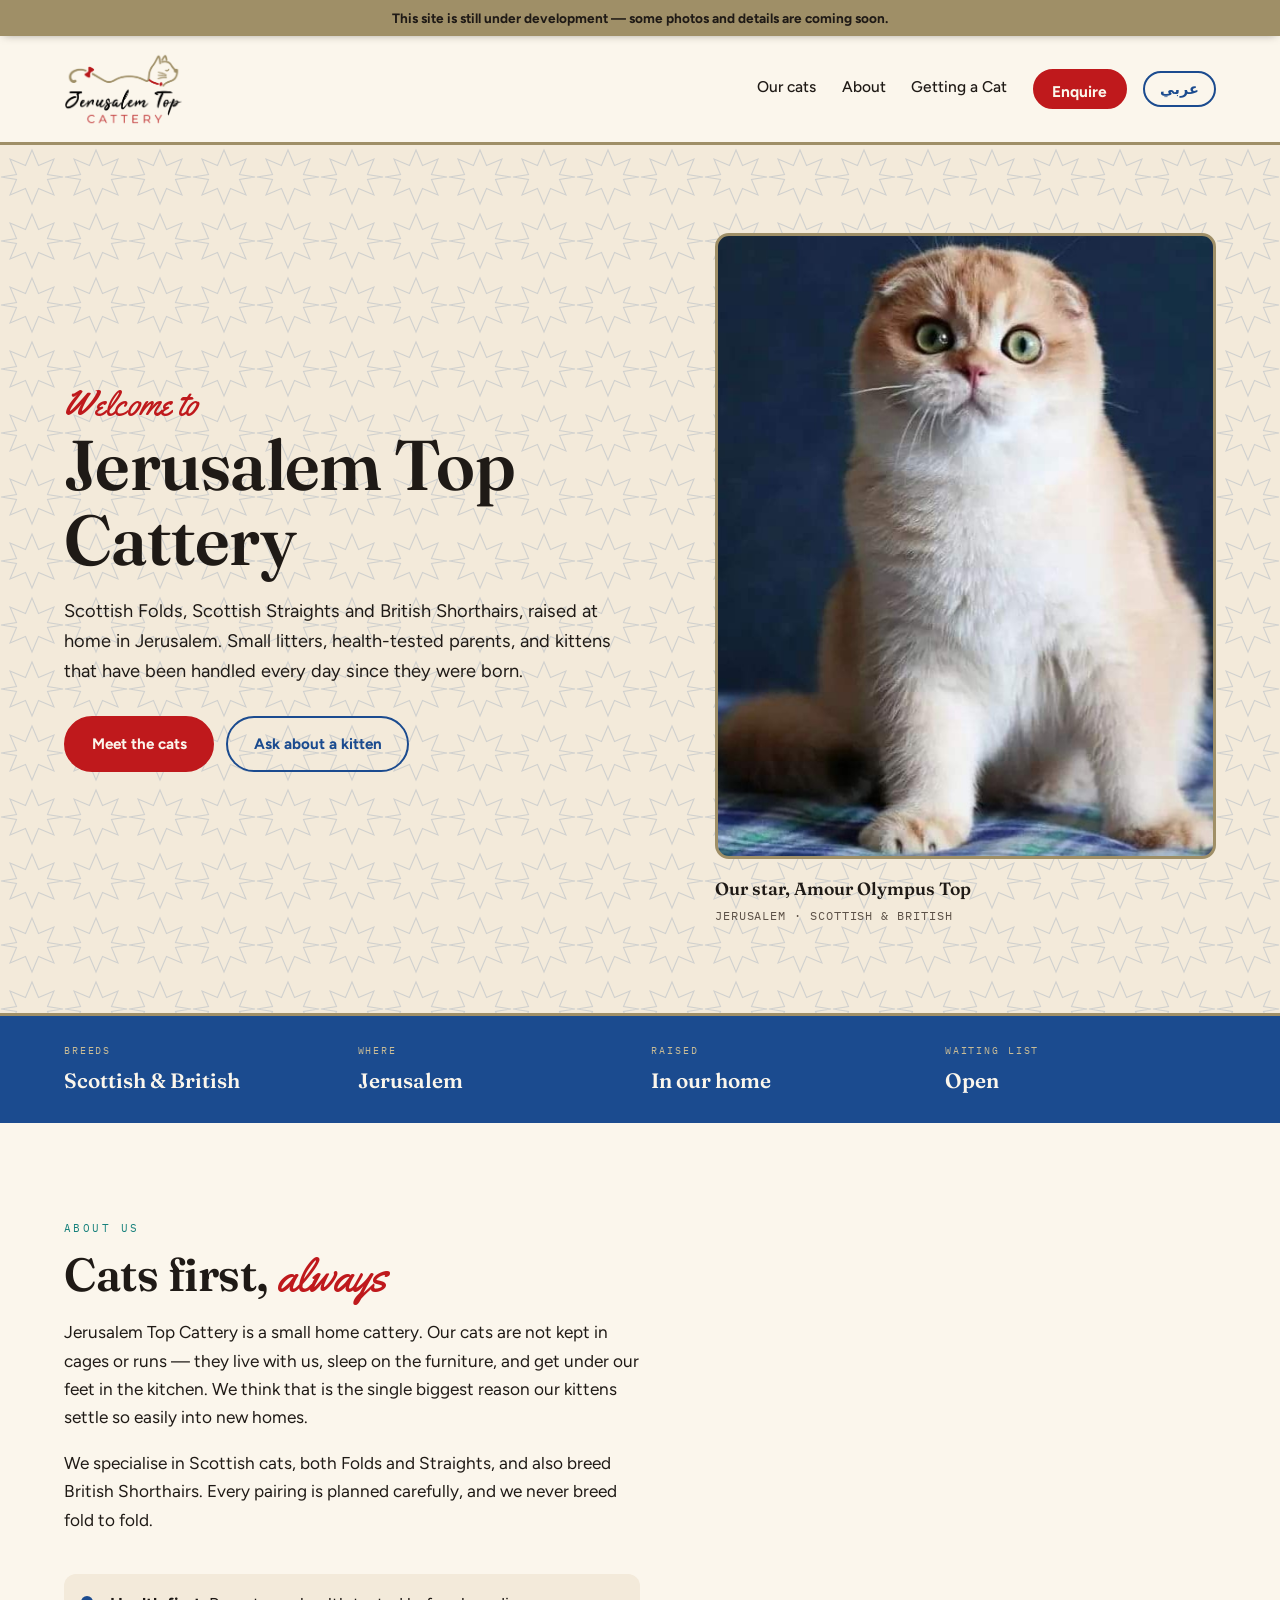
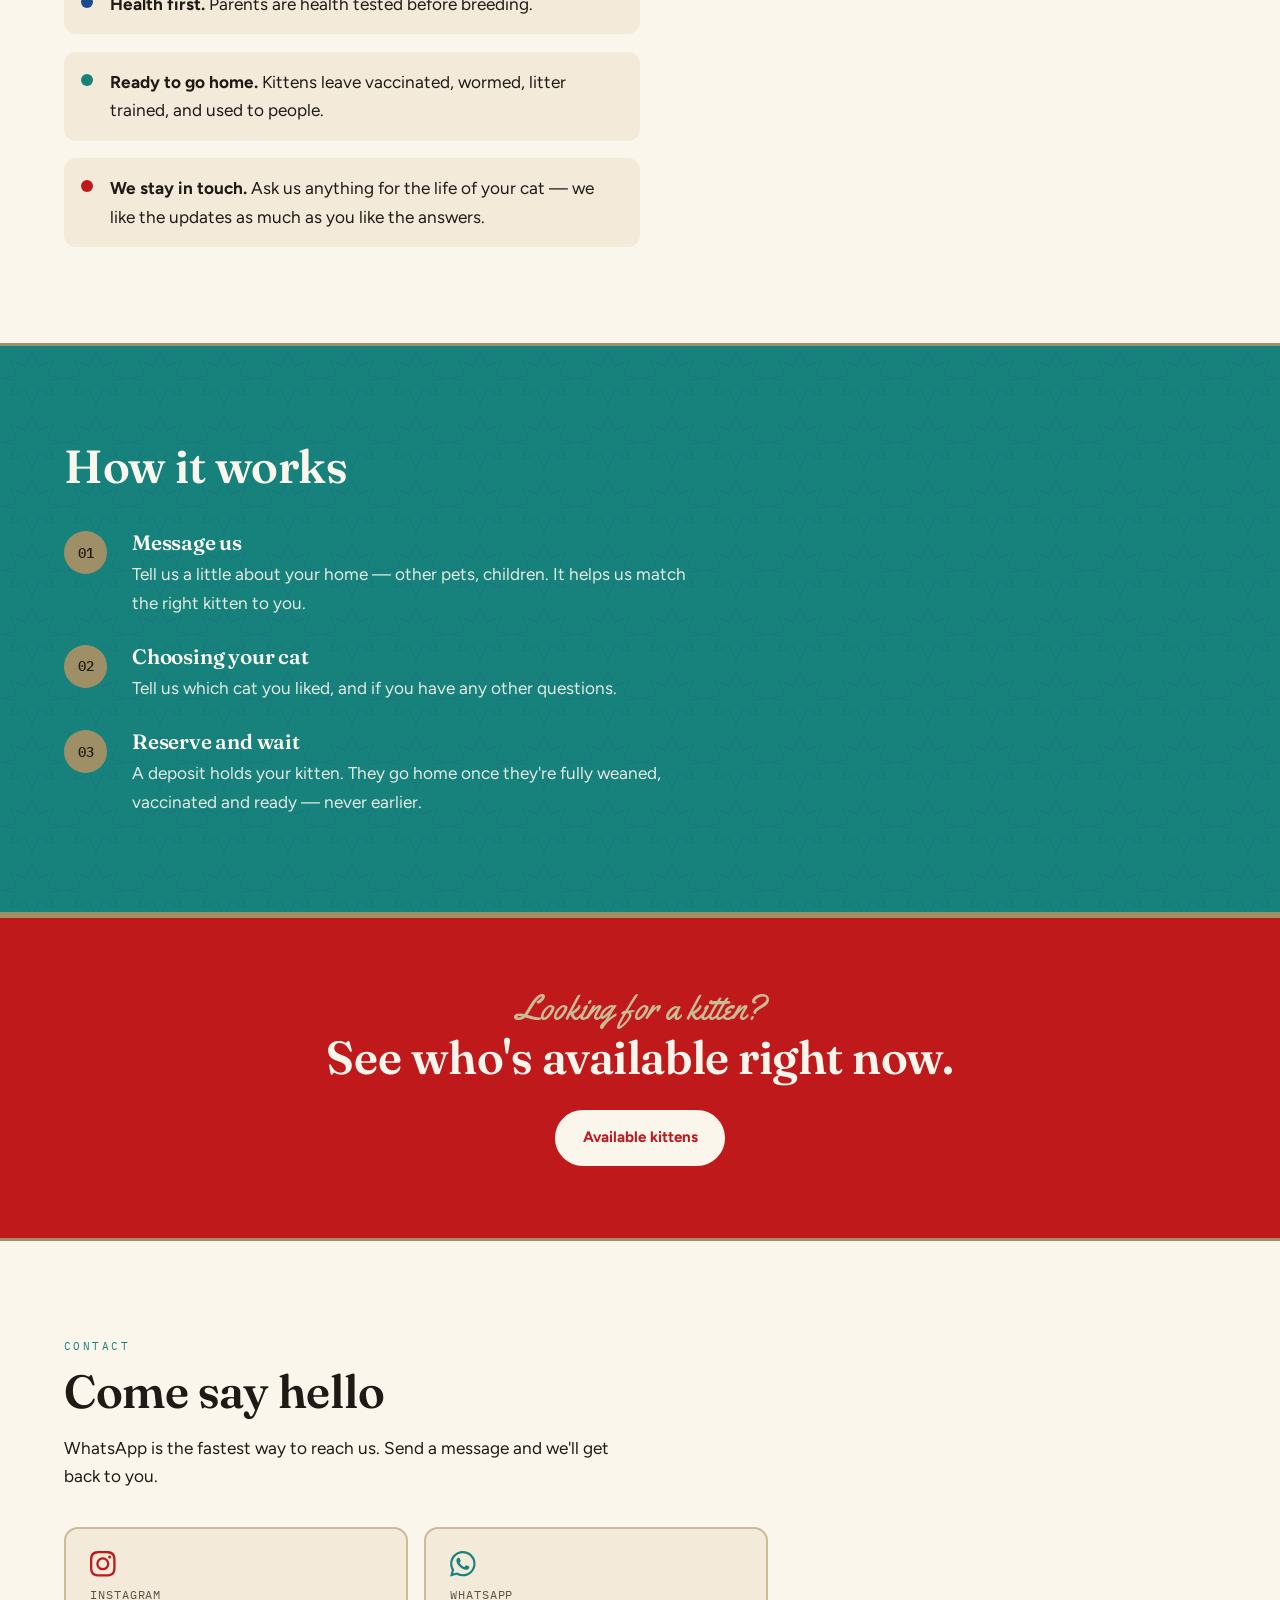
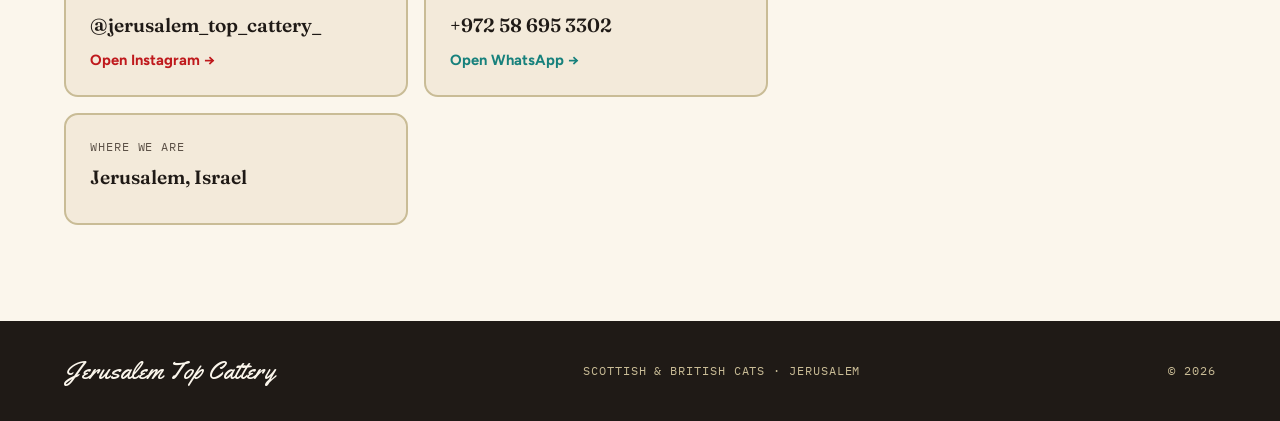
<file: index.html>
<!DOCTYPE html>
<html lang="en" dir="ltr">
<head>
<meta charset="utf-8">
<meta name="viewport" content="width=device-width, initial-scale=1">
<title>Jerusalem Top Cattery — Scottish &amp; British cats</title>
<meta name="description" content="Jerusalem Top Cattery raises Scottish Fold, Scottish Straight and British Shorthair cats in Jerusalem. Health-tested parents and home-raised kittens.">
<link rel="icon" href="/favicon.ico" sizes="any">
<link rel="icon" type="image/png" sizes="512x512" href="/images/icon-512.png">
<link rel="apple-touch-icon" href="/images/apple-touch-icon.png">
<link rel="preconnect" href="https://fonts.googleapis.com">
<link rel="preconnect" href="https://fonts.gstatic.com" crossorigin>
<link href="https://fonts.googleapis.com/css2?family=Fraunces:opsz,wght@9..144,400;9..144,600;9..144,700&family=Figtree:wght@400;500;700&family=Yellowtail&family=IBM+Plex+Mono:wght@400;500&family=Cairo:wght@400;600;700&family=Tajawal:wght@400;500;700&display=swap" rel="stylesheet">
<link rel="canonical" href="https://www.jerusalemtopcattery.com/">
<!-- seo-meta:start -->
<meta property="og:type" content="website">
<meta property="og:site_name" content="Jerusalem Top Cattery">
<meta property="og:title" content="Jerusalem Top Cattery — Scottish Fold, Scottish Straight &amp; British Shorthair">
<meta property="og:description" content="Scottish Folds, Scottish Straights and British Shorthairs, raised at home in Jerusalem. Small litters, health-tested parents, and kittens that have been handled every day since they were born.">
<meta property="og:image" content="https://www.jerusalemtopcattery.com/images/share.jpg">
<meta property="og:image:width" content="1200">
<meta property="og:image:height" content="630">
<meta property="og:url" content="https://www.jerusalemtopcattery.com/">
<meta property="og:locale" content="en_US">
<meta property="og:locale:alternate" content="ar_JO">
<meta name="twitter:card" content="summary_large_image">
<meta name="twitter:title" content="Jerusalem Top Cattery — Scottish Fold, Scottish Straight &amp; British Shorthair">
<meta name="twitter:description" content="Scottish Folds, Scottish Straights and British Shorthairs, raised at home in Jerusalem. Small litters, health-tested parents, and kittens that have been handled every day since they were born.">
<meta name="twitter:image" content="https://www.jerusalemtopcattery.com/images/share.jpg">
<!-- seo-meta:end -->
<link rel="stylesheet" href="styles.css">
</head>
<body>

<!-- NOTICE BAR — delete these three lines when the site is finished -->
<div class="devbar" id="devbar"><span data-i18n="dev_notice">This site is still under development — some photos and details are coming soon.</span></div>

<a class="skip" href="#main" data-i18n="skip_link">Skip to content</a>

<header class="masthead">
  <a class="wordmark" href="index.html">
    <img src="images/JTC_Logo.png" alt="Jerusalem Top Cattery">
  </a>
  <nav class="nav" aria-label="Main">
    <a href="cats.html" data-i18n="nav_cats">Our cats</a>
    <a href="#about" data-i18n="nav_about">About</a>
    <a href="#visiting" data-i18n="nav_visiting">Visiting</a>
    <a class="nav__cta" href="#contact" data-i18n="nav_enquire">Enquire</a>
  </nav>
  <button class="lang" id="langToggle" type="button">عربي</button>
</header>

<main id="main">

  <section class="hero">
    <div class="hero__text">
      <p class="script" data-i18n="hero_script">Welcome to</p>
      <h1 data-i18n="hero_title">Jerusalem Top Cattery</h1>
      <p class="lede" data-i18n="hero_lede">Scottish Folds, Scottish Straights and British Shorthairs, raised at home in Jerusalem.</p>
      <div class="hero__actions">
        <a class="btn" href="cats.html" data-i18n="hero_btn1">Meet the cats</a>
        <a class="btn btn--ghost" href="#contact" data-i18n="hero_btn2">Ask about a kitten</a>
      </div>
    </div>

    <figure class="hero__portrait">
      <div class="portrait" data-photo="images/hero.jpg">
        <span class="portrait__mark">J</span>
      </div>
      <figcaption>
        <strong data-i18n="hero_cap1">Our girls, at home</strong>
        <span class="mono" data-i18n="hero_cap2">Jerusalem · Scottish &amp; British</span>
      </figcaption>
    </figure>
  </section>

  <section class="strip" aria-label="At a glance">
    <dl>
      <div><dt data-i18n="strip_1_label">Breeds</dt><dd data-i18n="strip_1_value">Scottish &amp; British</dd></div>
      <div><dt data-i18n="strip_2_label">Where</dt><dd data-i18n="strip_2_value">Jerusalem</dd></div>
      <div><dt data-i18n="strip_3_label">Raised</dt><dd data-i18n="strip_3_value">In our home</dd></div>
      <div><dt data-i18n="strip_4_label">Waiting list</dt><dd data-i18n="strip_4_value">Open</dd></div>
    </dl>
  </section>

  <section class="prose" id="about">
    <p class="eyebrow" data-i18n="about_eyebrow">About us</p>
    <h2><span data-i18n="about_title_1">Cats first,</span> <span class="script script--inline" data-i18n="about_title_2">always</span></h2>
    <!-- seo-text:start -->
    <p dir="auto" data-i18n="about_p1">Jerusalem Top Cattery is a small home cattery. Our cats are not kept in cages or runs — they live with us, sleep on the furniture, and get under our feet in the kitchen. We think that is the single biggest reason our kittens settle so easily into new homes.</p>
    <p dir="auto" data-i18n="about_p2">We specialise in Scottish cats, both Folds and Straights, and also breed British Shorthairs. Every pairing is planned carefully, and we never breed fold to fold.</p>
<!-- seo-text:end -->
    <ul class="facts">
      <li><span class="facts__dot" data-tone="cobalt"></span><strong data-i18n="fact_1_bold">Health first.</strong><span data-i18n="fact_1_rest"> Parents are screened before breeding.</span></li>
      <li><span class="facts__dot" data-tone="teal"></span><strong data-i18n="fact_2_bold">Ready to go home.</strong><span data-i18n="fact_2_rest"> Kittens leave vaccinated and wormed.</span></li>
      <li><span class="facts__dot" data-tone="red"></span><strong data-i18n="fact_3_bold">We stay in touch.</strong><span data-i18n="fact_3_rest"> Ask us anything for the life of your cat.</span></li>
    </ul>
  </section>

  <section class="prose prose--deep" id="visiting">
    <p class="eyebrow" data-i18n="visit_eyebrow">Visiting</p>
    <h2 data-i18n="visit_title">How it works</h2>
    <ol class="steps">
      <li>
        <span class="step__no">01</span>
        <div>
          <h3 data-i18n="step_1_title">Message us</h3>
          <p data-i18n="step_1_body">Tell us a little about your home.</p>
        </div>
      </li>
      <li>
        <span class="step__no">02</span>
        <div>
          <h3 data-i18n="step_2_title">Come and meet them</h3>
          <p data-i18n="step_2_body">You're welcome to visit once the kittens are old enough.</p>
        </div>
      </li>
      <li>
        <span class="step__no">03</span>
        <div>
          <h3 data-i18n="step_3_title">Reserve and wait</h3>
          <p data-i18n="step_3_body">A deposit holds your kitten.</p>
        </div>
      </li>
    </ol>
  </section>

  <section class="callout">
    <p class="script" data-i18n="callout_script">Looking for a kitten?</p>
    <h2 data-i18n="callout_title">See who's available right now.</h2>
    <a class="btn btn--light" href="cats.html#available" data-i18n="callout_btn">Available kittens</a>
  </section>

  <section class="prose" id="contact">
    <p class="eyebrow" data-i18n="contact_eyebrow">Contact</p>
    <h2 data-i18n="contact_title">Come say hello</h2>
    <p data-i18n="contact_p">Instagram is the best place to reach us.</p>
    <div class="contact-cards">
      <a class="ccard ccard--ig" href="https://www.instagram.com/jerusalem_top_cattery_/" target="_blank" rel="noopener">
        <svg class="ccard__icon" viewBox="0 0 24 24" aria-hidden="true" focusable="false"><path fill="currentColor" d="M12 2.163c3.204 0 3.584.012 4.85.07 3.252.148 4.771 1.691 4.919 4.919.058 1.265.069 1.645.069 4.849 0 3.205-.012 3.584-.069 4.849-.149 3.225-1.664 4.771-4.919 4.919-1.266.058-1.644.07-4.85.07-3.204 0-3.584-.012-4.849-.07-3.26-.149-4.771-1.699-4.919-4.92-.058-1.265-.07-1.644-.07-4.849 0-3.204.013-3.583.07-4.849.149-3.227 1.664-4.771 4.919-4.919 1.266-.057 1.645-.069 4.849-.069M12 0C8.741 0 8.333.014 7.053.072 2.695.272.273 2.69.073 7.052.014 8.333 0 8.741 0 12s.014 3.668.072 4.948c.2 4.358 2.618 6.78 6.98 6.98C8.333 23.986 8.741 24 12 24s3.668-.014 4.948-.072c4.354-.2 6.782-2.618 6.979-6.98.059-1.28.073-1.689.073-4.948s-.014-3.667-.072-4.947C23.732 2.699 21.311.273 16.949.073 15.668.014 15.259 0 12 0m0 5.838a6.162 6.162 0 1 0 0 12.324 6.162 6.162 0 0 0 0-12.324M12 16a4 4 0 1 1 0-8 4 4 0 0 1 0 8m6.406-11.845a1.44 1.44 0 1 0 0 2.881 1.44 1.44 0 0 0 0-2.881"/></svg>
        <span class="ccard__label mono" data-i18n="contact_ig_label">Instagram</span>
        <span class="ccard__value" dir="ltr">@jerusalem_top_cattery_</span>
        <span class="ccard__go" data-i18n="contact_ig_go">Open Instagram &rarr;</span>
      </a>
      <a class="ccard ccard--wa" href="https://wa.me/972586953302?text=Hi%21%20I%27d%20like%20to%20ask%20about%20your%20cats." target="_blank" rel="noopener">
        <svg class="ccard__icon" viewBox="0 0 24 24" aria-hidden="true" focusable="false"><path fill="currentColor" d="M17.472 14.382c-.297-.149-1.758-.867-2.03-.967-.273-.099-.471-.148-.67.15-.197.297-.767.966-.94 1.164-.173.199-.347.223-.644.075-.297-.15-1.255-.463-2.39-1.475-.883-.788-1.48-1.761-1.653-2.059-.173-.297-.018-.458.13-.606.134-.133.298-.347.446-.52.149-.174.198-.298.298-.497.099-.198.05-.371-.025-.52-.075-.149-.669-1.612-.916-2.207-.242-.579-.487-.5-.669-.51a12.8 12.8 0 0 0-.57-.01c-.198 0-.52.074-.792.372-.272.297-1.04 1.016-1.04 2.479 0 1.462 1.065 2.875 1.213 3.074.149.198 2.096 3.2 5.077 4.487.709.306 1.262.489 1.694.625.712.227 1.36.195 1.871.118.571-.085 1.758-.719 2.006-1.413.248-.694.248-1.289.173-1.413-.074-.124-.272-.198-.57-.347M12.05 21.785h-.004a9.87 9.87 0 0 1-5.031-1.378l-.361-.214-3.741.982.998-3.648-.235-.374a9.86 9.86 0 0 1-1.51-5.26c.001-5.45 4.436-9.884 9.888-9.884 2.64 0 5.122 1.03 6.988 2.898a9.825 9.825 0 0 1 2.893 6.994c-.003 5.45-4.437 9.884-9.885 9.884m8.413-18.297A11.815 11.815 0 0 0 12.05 0C5.495 0 .16 5.335.157 11.892c0 2.096.547 4.142 1.588 5.945L.057 24l6.305-1.654a11.882 11.882 0 0 0 5.683 1.448h.005c6.554 0 11.89-5.335 11.893-11.893A11.821 11.821 0 0 0 20.465 3.488"/></svg>
        <span class="ccard__label mono" data-i18n="contact_wa_label">WhatsApp</span>
        <span class="ccard__value" dir="ltr">+972 58 695 3302</span>
        <span class="ccard__go" data-i18n="contact_wa_go">Open WhatsApp &rarr;</span>
      </a>
      <div class="ccard">
        <span class="ccard__label mono" data-i18n="contact_loc_label">Where we are</span>
        <span class="ccard__value" data-i18n="contact_loc_value">Jerusalem, Israel</span>
        <span class="ccard__go ccard__go--quiet" data-i18n="contact_loc_note">Visits by arrangement</span>
      </div>
    </div>
  </section>

</main>

<footer class="footer">
  <p class="footer__mark script" data-i18n="footer_mark">Jerusalem Top Cattery</p>
  <p class="mono" data-i18n="footer_line">Scottish &amp; British cats &middot; Jerusalem</p>
  <p class="mono">&copy; <span id="year">2026</span></p>
</footer>

<script src="content.js"></script>
<script src="script.js"></script>
</body>
</html>
</file>
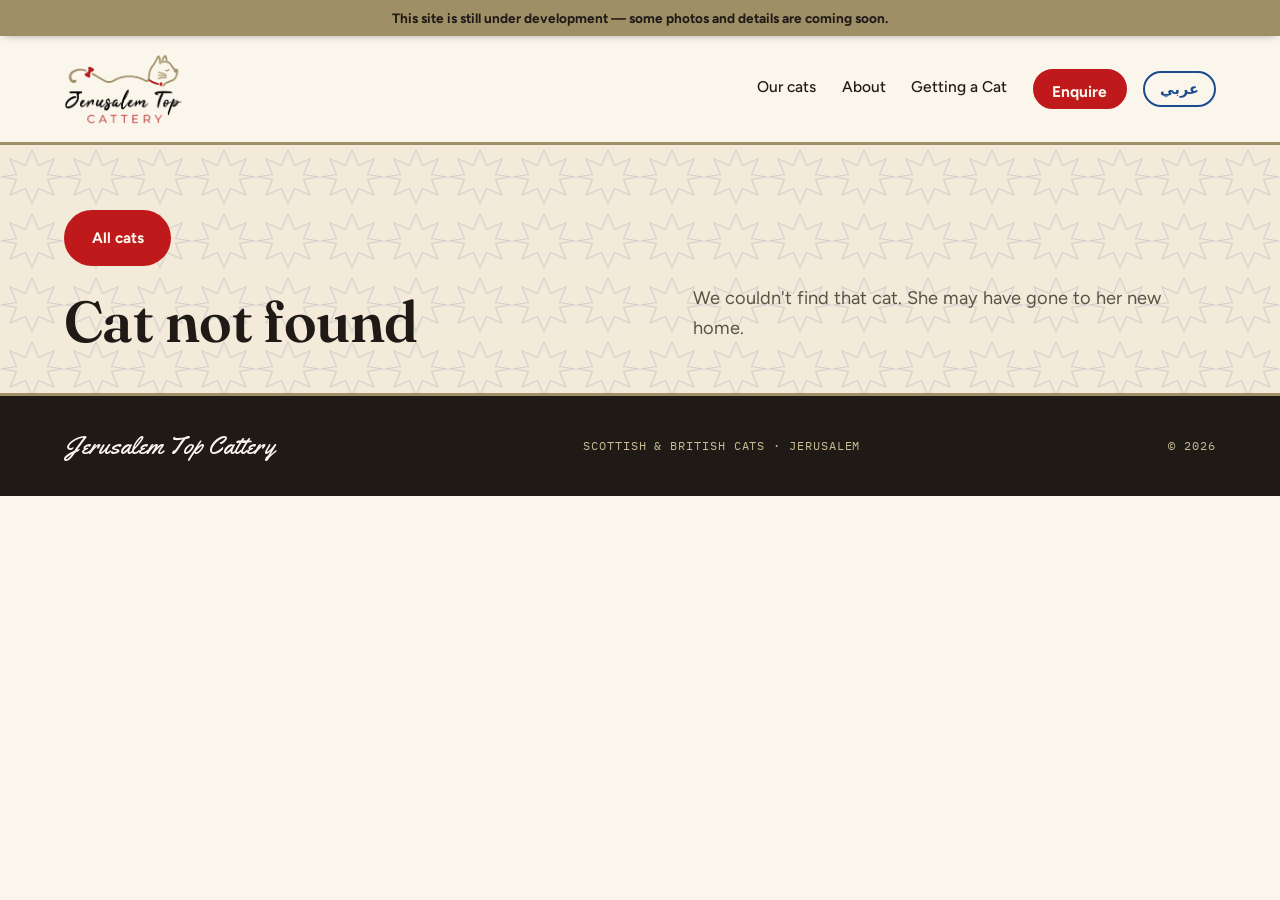
<file: cat.html>
<!DOCTYPE html>
<html lang="en" dir="ltr">
<head>
<meta charset="utf-8">
<meta name="viewport" content="width=device-width, initial-scale=1">
<title>Jerusalem Top Cattery</title>
<meta name="description" content="Meet one of the cats of Jerusalem Top Cattery.">
<link rel="icon" href="/favicon.ico" sizes="any">
<link rel="icon" type="image/png" sizes="512x512" href="/images/icon-512.png">
<link rel="apple-touch-icon" href="/images/apple-touch-icon.png">
<link rel="preconnect" href="https://fonts.googleapis.com">
<link rel="preconnect" href="https://fonts.gstatic.com" crossorigin>
<link href="https://fonts.googleapis.com/css2?family=Fraunces:opsz,wght@9..144,400;9..144,600;9..144,700&family=Figtree:wght@400;500;700&family=Yellowtail&family=IBM+Plex+Mono:wght@400;500&family=Cairo:wght@400;600;700&family=Tajawal:wght@400;500;700&display=swap" rel="stylesheet">
<link rel="canonical" href="https://www.jerusalemtopcattery.com/cat.html">
<!-- seo-meta:start -->
<meta property="og:type" content="website">
<meta property="og:site_name" content="Jerusalem Top Cattery">
<meta property="og:title" content="Our cats — Jerusalem Top Cattery">
<meta property="og:description" content="Scottish Fold, Scottish Straight and British Shorthair cats raised at home in Jerusalem.">
<meta property="og:image" content="https://www.jerusalemtopcattery.com/images/share.jpg">
<meta property="og:image:width" content="1200">
<meta property="og:image:height" content="630">
<meta property="og:url" content="https://www.jerusalemtopcattery.com/cat.html">
<meta property="og:locale" content="en_US">
<meta property="og:locale:alternate" content="ar_JO">
<meta name="twitter:card" content="summary_large_image">
<meta name="twitter:title" content="Our cats — Jerusalem Top Cattery">
<meta name="twitter:description" content="Scottish Fold, Scottish Straight and British Shorthair cats raised at home in Jerusalem.">
<meta name="twitter:image" content="https://www.jerusalemtopcattery.com/images/share.jpg">
<!-- seo-meta:end -->
<link rel="stylesheet" href="styles.css">
</head>
<body>

<!-- NOTICE BAR — delete these three lines when the site is finished -->
<div class="devbar" id="devbar"><span data-i18n="dev_notice">This site is still under development — some photos and details are coming soon.</span></div>

<a class="skip" href="#main" data-i18n="skip_link">Skip to content</a>

<header class="masthead">
  <a class="wordmark" href="index.html">
    <img src="images/JTC_Logo.png" alt="Jerusalem Top Cattery">
  </a>
  <nav class="nav" aria-label="Main">
    <a href="cats.html" data-i18n="nav_cats">Our cats</a>
    <a href="index.html#about" data-i18n="nav_about">About</a>
    <a href="index.html#visiting" data-i18n="nav_visiting">Visiting</a>
    <a class="nav__cta" href="index.html#contact" data-i18n="nav_enquire">Enquire</a>
  </nav>
  <button class="lang" id="langToggle" type="button">عربي</button>
</header>

<main id="main">
  <div id="catPage"></div>
</main>

<footer class="footer">
  <p class="footer__mark script" data-i18n="footer_mark">Jerusalem Top Cattery</p>
  <p class="mono" data-i18n="footer_line">Scottish &amp; British cats &middot; Jerusalem</p>
  <p class="mono">&copy; <span id="year">2026</span></p>
</footer>

<!-- photo viewer -->
<div class="lightbox" id="lightbox" hidden role="dialog" aria-modal="true">
  <button class="lightbox__btn lightbox__close" id="lbClose" type="button" aria-label="Close">&times;</button>
  <button class="lightbox__btn lightbox__prev" id="lbPrev" type="button" aria-label="Previous">&#8249;</button>
  <img class="lightbox__img" id="lbImg" alt="">
  <button class="lightbox__btn lightbox__next" id="lbNext" type="button" aria-label="Next">&#8250;</button>
  <p class="lightbox__count mono" id="lbCount"></p>
</div>

<script src="content.js"></script>
<script src="script.js"></script>
</body>
</html>
</file>
<file: styles.css>
/* ============================================================
   JERUSALEM TOP CATTERY

   The palette starts from the logo — its crimson (#BF191C) and
   olive-gold (#9F8F67) are exact samples — and opens out into
   the cobalt and turquoise of Jerusalem's ceramic tilework.

   Change these values and the whole site follows.
   ============================================================ */

:root {
  --red:      #BF191C;   /* logo crimson */
  --red-deep: #8E1114;   /* pressed / hover state */
  --gold:     #9F8F67;   /* logo olive-gold */
  --gold-lt:  #C9BC96;
  --cobalt:   #1B4B8F;   /* tile blue */
  --teal:     #17817C;   /* tile turquoise */
  --cream:    #FBF6EC;   /* glaze ground */
  --sand:     #F3EADA;   /* second ground */
  --ink:      #1F1A16;   /* text */
  --ink-soft: #5C5147;   /* secondary text */

  --measure: 36rem;
  --gap: clamp(1.25rem, 3vw, 2.5rem);
  --pad: clamp(1.25rem, 5vw, 5rem);

  --display: "Fraunces", Georgia, serif;
  --body: "Figtree", system-ui, sans-serif;
  --script: "Yellowtail", cursive;
  --mono: "IBM Plex Mono", ui-monospace, monospace;

  --tile: url("data:image/svg+xml,%3Csvg xmlns='http://www.w3.org/2000/svg' width='64' height='64' viewBox='0 0 64 64'%3E%3Cpath d='M32 5 38.5 20.5 54 14 47.5 29.5 63 32 47.5 34.5 54 50 38.5 43.5 32 59 25.5 43.5 10 50 16.5 34.5 1 32 16.5 29.5 10 14 25.5 20.5Z' fill='none' stroke='%231B4B8F' stroke-width='1.1' opacity='0.16'/%3E%3C/svg%3E");
}

*, *::before, *::after { box-sizing: border-box; }

html { scroll-behavior: smooth; }

body {
  margin: 0;
  background: var(--cream);
  color: var(--ink);
  font-family: var(--body);
  font-size: clamp(1rem, 0.96rem + 0.2vw, 1.075rem);
  line-height: 1.65;
  -webkit-font-smoothing: antialiased;
}

img { max-width: 100%; display: block; }
a { color: inherit; }

.mono {
  font-family: var(--mono);
  font-size: 0.72rem;
  letter-spacing: 0.08em;
  text-transform: uppercase;
}

.script {
  font-family: var(--script);
  font-weight: 400;
  color: var(--red);
  font-size: clamp(1.5rem, 3.2vw, 2.1rem);
  line-height: 1.1;
  margin: 0 0 0.35rem;
}
.script--inline { display: inline; font-size: 1em; color: var(--red); }

.skip {
  position: absolute;
  width: 1px; height: 1px;
  overflow: hidden;
  clip-path: inset(50%);
  white-space: nowrap;
}
.skip:focus {
  width: auto; height: auto;
  clip-path: none;
  inset-inline-start: 1rem; top: 1rem; z-index: 60;
  background: var(--ink); color: var(--cream); padding: 0.6rem 1rem;
}

:focus-visible { outline: 3px solid var(--teal); outline-offset: 3px; }

/* ---------- masthead ---------- */

.masthead {
  display: flex;
  align-items: center;
  justify-content: space-between;
  gap: 1rem;
  flex-wrap: wrap;
  padding: 1rem var(--pad);
  background: var(--cream);
  border-bottom: 3px solid var(--gold);
}

.wordmark { display: block; line-height: 0; }
.wordmark img { height: clamp(58px, 7vw, 74px); width: auto; }

.nav {
  display: flex;
  align-items: center;
  gap: clamp(0.85rem, 2.4vw, 1.6rem);
  font-size: 0.97rem;
  font-weight: 500;
  margin-inline-start: auto;
}
.nav a {
  text-decoration: none;
  padding-bottom: 3px;
  border-bottom: 2px solid transparent;
}
.nav a:hover { border-bottom-color: var(--red); }
.nav a[aria-current="page"] { border-bottom-color: var(--red); color: var(--red); }

.nav__cta {
  background: var(--red);
  color: var(--cream);
  border: 2px solid var(--red) !important;
  border-radius: 999px;
  padding: 0.5rem 1.1rem;
  font-weight: 700;
}
.nav__cta:hover { background: var(--red-deep); border-color: var(--red-deep) !important; color: var(--cream); }

/* ---------- shared ---------- */

.eyebrow {
  font-family: var(--mono);
  font-size: 0.7rem;
  letter-spacing: 0.22em;
  text-transform: uppercase;
  color: var(--teal);
  margin: 0 0 0.75rem;
}

h1, h2, h3 {
  font-family: var(--display);
  font-weight: 600;
  line-height: 1.06;
  margin: 0 0 1rem;
  letter-spacing: -0.01em;
}
h1 { font-size: clamp(2.4rem, 6vw, 4.4rem); }
h2 { font-size: clamp(1.85rem, 3.8vw, 2.9rem); }
h3 { font-size: 1.3rem; line-height: 1.2; }

.lede { font-size: 1.14rem; max-width: var(--measure); color: var(--ink-soft); }

.btn {
  display: inline-block;
  font-family: var(--body);
  font-weight: 700;
  font-size: 0.95rem;
  text-decoration: none;
  padding: 0.85rem 1.6rem;
  border-radius: 999px;
  background: var(--red);
  color: var(--cream);
  border: 2px solid var(--red);
  transition: background 0.2s, border-color 0.2s, color 0.2s, transform 0.15s;
}
.btn:hover { background: var(--red-deep); border-color: var(--red-deep); transform: translateY(-2px); }

.btn--ghost { background: transparent; color: var(--cobalt); border-color: var(--cobalt); }
.btn--ghost:hover { background: var(--cobalt); border-color: var(--cobalt); color: var(--cream); }

.btn--light { background: var(--cream); color: var(--red); border-color: var(--cream); }
.btn--light:hover { background: var(--gold-lt); border-color: var(--gold-lt); color: var(--ink); }

/* ---------- hero ---------- */

.hero {
  position: relative;
  display: grid;
  grid-template-columns: 1.1fr 0.9fr;
  gap: var(--gap);
  align-items: center;
  padding: clamp(2.75rem, 7vw, 5.5rem) var(--pad);
  background: var(--sand) var(--tile);
  border-bottom: 3px solid var(--gold);
  overflow: hidden;
}
.hero__text { position: relative; z-index: 1; }
.hero h1 { margin-bottom: 1.1rem; }
.hero .lede { color: var(--ink); }
.hero__actions { display: flex; gap: 0.75rem; flex-wrap: wrap; margin-top: 1.9rem; }

.hero__portrait { margin: 0; position: relative; z-index: 1; }
.hero__portrait figcaption {
  margin-top: 0.9rem;
  display: flex;
  flex-direction: column;
  gap: 0.2rem;
}
.hero__portrait figcaption strong { font-family: var(--display); font-weight: 600; font-size: 1.1rem; }
.hero__portrait figcaption .mono { color: var(--ink-soft); }

/* photo panel — lettered until a real photo is dropped in */
.portrait {
  position: relative;
  aspect-ratio: 4 / 5;
  background: var(--cream) center/cover no-repeat;
  border: 3px solid var(--gold);
  border-radius: 14px;
  display: grid;
  place-items: center;
  overflow: hidden;
}
.portrait__mark {
  font-family: var(--script);
  font-size: clamp(4rem, 11vw, 7.5rem);
  color: var(--gold-lt);
  line-height: 1;
}
.portrait.has-photo .portrait__mark { display: none; }

/* ---------- data strip ---------- */

.strip {
  padding: 1.6rem var(--pad);
  background: var(--cobalt);
  color: var(--cream);
}
.strip dl {
  margin: 0;
  display: grid;
  grid-template-columns: repeat(auto-fit, minmax(9rem, 1fr));
  gap: 1.4rem;
}
.strip dt {
  font-family: var(--mono);
  font-size: 0.65rem;
  letter-spacing: 0.18em;
  text-transform: uppercase;
  color: var(--gold-lt);
  margin-bottom: 0.3rem;
}
.strip dd { margin: 0; font-family: var(--display); font-weight: 600; font-size: 1.3rem; }

/* ---------- prose sections ---------- */

.prose { padding: clamp(3rem, 8vw, 6rem) var(--pad); }
.prose p { max-width: var(--measure); }

.prose--deep {
  background: var(--teal) var(--tile);
  color: var(--cream);
  border-block: 3px solid var(--gold);
}
.prose--deep .eyebrow { color: var(--gold-lt); }
.prose--deep p { color: rgba(251,246,236,0.9); }

.facts { list-style: none; margin: 2.5rem 0 0; padding: 0; display: grid; gap: 1.1rem; max-width: var(--measure); }
.facts li {
  position: relative;
  padding: 1rem 1.15rem 1rem 2.9rem;
  background: var(--sand);
  border-radius: 12px;
}
.facts__dot {
  position: absolute;
  left: 1.05rem; top: 1.35rem;
  width: 12px; height: 12px;
  border-radius: 50%;
  background: var(--gold);
}
.facts__dot[data-tone="cobalt"] { background: var(--cobalt); }
.facts__dot[data-tone="teal"]   { background: var(--teal); }
.facts__dot[data-tone="red"]    { background: var(--red); }

.steps { list-style: none; margin: 2.5rem 0 0; padding: 0; display: grid; gap: 1.75rem; }
.steps li { display: grid; grid-template-columns: 3.25rem 1fr; gap: 1rem; max-width: 44rem; align-items: start; }
.step__no {
  font-family: var(--mono);
  font-weight: 500;
  font-size: 0.85rem;
  display: grid;
  place-items: center;
  width: 2.7rem; height: 2.7rem;
  border-radius: 50%;
  background: var(--gold);
  color: var(--ink);
}
.steps h3 { margin-bottom: 0.25rem; }
.steps p { margin: 0; }

/* ---------- callout ---------- */

.callout {
  background: var(--red);
  color: var(--cream);
  padding: clamp(2.75rem, 6vw, 4.5rem) var(--pad);
  text-align: center;
  border-block: 3px solid var(--gold);
}
.callout .script { color: var(--gold-lt); }
.callout h2 { margin: 0 auto 1.75rem; max-width: 22ch; }

/* ---------- contact ---------- */

.contact-cards {
  display: grid;
  grid-template-columns: repeat(auto-fit, minmax(15rem, 1fr));
  gap: 1rem;
  margin-top: 2.25rem;
  max-width: 44rem;
}
.ccard {
  display: flex;
  flex-direction: column;
  gap: 0.4rem;
  padding: 1.4rem 1.5rem;
  border-radius: 14px;
  background: var(--sand);
  border: 2px solid var(--gold-lt);
  text-decoration: none;
  transition: transform 0.18s, border-color 0.18s, background 0.18s;
}
.ccard__label { color: var(--ink-soft); }
.ccard__value { font-family: var(--display); font-weight: 600; font-size: 1.2rem; word-break: break-word; }
.ccard__go { font-weight: 700; font-size: 0.92rem; color: var(--red); }
.ccard__go--quiet { color: var(--ink-soft); font-weight: 400; }

.ccard--ig:hover { transform: translateY(-3px); border-color: var(--red); background: #fff; }

/* ---------- catalog ---------- */

.page-head {
  padding: clamp(1.6rem, 3.2vw, 2.6rem) var(--pad);
  background: var(--sand) var(--tile);
  border-bottom: 3px solid var(--gold);
  /* title on the left, intro on the right — half the height of a
     stacked block, and it fills the width instead of leaving a
     large empty area beside the text */
  display: grid;
  grid-template-columns: minmax(0, 1.05fr) minmax(0, 0.95fr);
  column-gap: clamp(1.5rem, 4vw, 3.5rem);
  align-items: end;
}
.page-head .script { grid-column: 1; grid-row: 1; margin-bottom: 0.1rem; }
.page-head h1 { grid-column: 1; grid-row: 2; margin: 0; font-size: clamp(2.2rem, 5vw, 3.6rem); }
.page-head .lede { grid-column: 2; grid-row: 2; margin: 0; padding-bottom: 0.5rem; max-width: 30rem; }

.filters {
  padding: 1.1rem var(--pad);
  background: var(--cobalt);
  display: flex;
  align-items: center;
  gap: 0.9rem 1.5rem;
  flex-wrap: wrap;
  position: sticky;
  top: 0;
  z-index: 20;
}
.filters__row { display: flex; gap: 0.5rem; flex-wrap: wrap; }
.filters__count { color: var(--gold-lt); margin: 0; margin-left: auto; }

.chip {
  font-family: var(--body);
  font-weight: 700;
  font-size: 0.87rem;
  background: transparent;
  color: var(--cream);
  border: 2px solid rgba(251,246,236,0.45);
  border-radius: 999px;
  padding: 0.42rem 1rem;
  cursor: pointer;
  transition: background 0.15s, color 0.15s, border-color 0.15s;
}
.chip:hover { border-color: var(--cream); }
.chip.is-on { background: var(--cream); border-color: var(--cream); color: var(--cobalt); }

.grid {
  display: grid;
  grid-template-columns: repeat(auto-fill, minmax(16.5rem, 1fr));
  gap: var(--gap);
  padding: clamp(2rem, 5vw, 3.5rem) var(--pad) clamp(2.5rem, 6vw, 4.5rem);
}

/* the cat card */
.card {
  background: #fff;
  border: 2px solid var(--gold-lt);
  border-radius: 16px;
  overflow: hidden;
  display: flex;
  flex-direction: column;
  transition: transform 0.25s ease, box-shadow 0.25s ease;
  animation: rise 0.45s ease both;
}
.card:hover { transform: translateY(-5px); box-shadow: 0 16px 32px -20px rgba(31,26,22,0.55); }

/* each card carries one of the tile colours as its band */
.card__band { height: 8px; background: var(--gold); }
.card[data-tone="cobalt"] .card__band { background: var(--cobalt); }
.card[data-tone="teal"]   .card__band { background: var(--teal); }
.card[data-tone="red"]    .card__band { background: var(--red); }
.card[data-tone="gold"]   .card__band { background: var(--gold); }

.card__photo { position: relative; }
.card__photo .portrait { border: 0; border-radius: 0; border-bottom: 2px solid var(--gold-lt); }

.card__status {
  position: absolute;
  top: 0.7rem; left: 0.7rem;
  font-family: var(--body);
  font-weight: 700;
  font-size: 0.74rem;
  letter-spacing: 0.03em;
  padding: 0.3rem 0.7rem;
  border-radius: 999px;
  background: var(--ink);
  color: var(--cream);
}
.card__status[data-status="Available"] { background: var(--red); }
.card__status[data-status="Reserved"]  { background: var(--gold); color: var(--ink); }
.card__status[data-status="Breeding"]  { background: var(--teal); }
.card__status[data-status="Retired"]   { background: var(--cobalt); }

.card__body { padding: 1.1rem 1.2rem 1.35rem; display: flex; flex-direction: column; gap: 0.8rem; flex: 1; }
.card__name { font-family: var(--display); font-weight: 600; font-size: 1.3rem; line-height: 1.15; margin: 0; }
.card__role {
  display: inline-block;
  margin-top: 0.45rem;
  font-family: var(--mono);
  font-size: 0.65rem;
  letter-spacing: 0.14em;
  text-transform: uppercase;
  color: var(--ink-soft);
}

.card__tags { display: flex; flex-wrap: wrap; gap: 0.35rem; margin: 0; padding: 0; list-style: none; }
.card__tags li {
  font-size: 0.78rem;
  font-weight: 500;
  padding: 0.22rem 0.6rem;
  border-radius: 999px;
  background: var(--sand);
  color: var(--ink-soft);
}

.card__data { margin: 0; font-size: 0.85rem; display: grid; grid-template-columns: 4.5rem 1fr; gap: 0.25rem 0.75rem; }
.card__data dt { font-family: var(--mono); font-size: 0.63rem; letter-spacing: 0.1em; text-transform: uppercase; color: var(--ink-soft); padding-top: 0.15rem; }
.card__data dd { margin: 0; }

.card__note { margin: 0; font-size: 0.92rem; color: var(--ink-soft); border-top: 2px dotted var(--gold-lt); padding-top: 0.8rem; }

.empty { text-align: center; padding: 0 var(--pad) 4rem; color: var(--ink-soft); }
.linkish { background: none; border: 0; padding: 0; color: var(--red); cursor: pointer; font: inherit; font-weight: 700; text-decoration: underline; }

@keyframes rise {
  from { opacity: 0; transform: translateY(14px); }
  to   { opacity: 1; transform: none; }
}

/* ---------- footer ---------- */

.footer {
  background: var(--ink);
  color: var(--gold-lt);
  padding: 2.25rem var(--pad);
  display: flex;
  align-items: center;
  justify-content: space-between;
  gap: 0.75rem 1.5rem;
  flex-wrap: wrap;
}
.footer p { margin: 0; }
.footer__mark { color: var(--cream); font-size: 1.6rem; margin: 0; }

/* ---------- responsive ---------- */

@media (max-width: 780px) {
  .hero { grid-template-columns: 1fr; }
  .hero__portrait { order: -1; max-width: 19rem; }
  .filters { position: static; }
  .filters__count { margin-left: 0; }
  .footer { justify-content: center; text-align: center; }
}

@media (prefers-reduced-motion: reduce) {
  html { scroll-behavior: auto; }
  *, *::before, *::after {
    animation-duration: 0.01ms !important;
    transition-duration: 0.01ms !important;
  }
}

/* ============================================================
   ARABIC + RIGHT-TO-LEFT
   ============================================================ */

.lang {
  font-family: var(--body);
  font-weight: 700;
  font-size: 0.9rem;
  background: transparent;
  color: var(--cobalt);
  border: 2px solid var(--cobalt);
  border-radius: 999px;
  padding: 0.42rem 0.95rem;
  cursor: pointer;
  transition: background 0.18s, color 0.18s;
}
.lang:hover { background: var(--cobalt); color: var(--cream); }

/* Arabic typography */
html[lang="ar"] body { font-family: "Tajawal", system-ui, sans-serif; line-height: 1.85; }
html[lang="ar"] h1,
html[lang="ar"] h2,
html[lang="ar"] h3,
html[lang="ar"] .card__name,
html[lang="ar"] .strip dd,
html[lang="ar"] .ccard__value,
html[lang="ar"] .hero__portrait figcaption strong {
  font-family: "Cairo", system-ui, sans-serif;
  font-weight: 700;
  letter-spacing: 0;
  line-height: 1.35;
}
/* the brush script has no Arabic — use Cairo, keep the colour */
html[lang="ar"] .script,
html[lang="ar"] .footer__mark {
  font-family: "Cairo", system-ui, sans-serif;
  font-weight: 600;
  font-size: clamp(1.15rem, 2.4vw, 1.5rem);
}
html[lang="ar"] .lang { font-family: var(--body); }
/* mono labels look wrong in Arabic — use the normal face */
html[lang="ar"] .mono,
html[lang="ar"] .eyebrow,
html[lang="ar"] .card__role,
html[lang="ar"] .card__data dt,
html[lang="ar"] .strip dt,
html[lang="ar"] .ccard__label {
  font-family: "Tajawal", system-ui, sans-serif;
  letter-spacing: 0;
  text-transform: none;
  font-size: 0.8rem;
}

/* mirrored bits that logical properties don't cover */
[dir="rtl"] .card__status { left: auto; right: 0.7rem; }
[dir="rtl"] .facts li { padding-left: 1.15rem; padding-right: 2.9rem; }
[dir="rtl"] .facts__dot { left: auto; right: 1.05rem; }
[dir="rtl"] .filters__count { margin-left: 0; margin-right: auto; }
[dir="rtl"] .steps li { grid-template-columns: 3.25rem 1fr; }
[dir="rtl"] .ccard__go { direction: rtl; }

/* ============================================================
   INDIVIDUAL CAT PAGE
   ============================================================ */

/* cards are links now — keep them looking like cards */
a.card { text-decoration: none; color: inherit; display: flex; }
a.card:hover .card__name { color: var(--red); }

.cat-head {
  padding: clamp(1.4rem, 3vw, 2.25rem) var(--pad) clamp(1.25rem, 2.5vw, 1.75rem);
  background: var(--sand) var(--tile);
  border-bottom: 3px solid var(--gold);
}
.backlink {
  display: inline-block;
  font-weight: 700;
  font-size: 0.95rem;
  text-decoration: none;
  color: var(--cobalt);
  margin-bottom: 1.25rem;
}
.backlink:hover span { text-decoration: underline; }
[dir="rtl"] .backlink { transform: scaleX(1); }

.cat-head__status { position: static; display: inline-block; margin-bottom: 0.75rem; }
.cat-head h1 { margin-bottom: 0.35rem; }
.cat-head__role {
  font-family: var(--mono);
  font-size: 0.72rem;
  letter-spacing: 0.16em;
  text-transform: uppercase;
  color: var(--ink-soft);
  margin: 0 0 1rem;
}

.cat-body {
  display: grid;
  grid-template-columns: 1.05fr 0.95fr;
  gap: clamp(1.5rem, 4vw, 3.5rem);
  padding: clamp(2rem, 5vw, 3.5rem) var(--pad) clamp(3rem, 6vw, 4.5rem);
  align-items: start;
}

/* --- gallery --- */

.gallery__main { margin: 0; }
.gallery__main .portrait { aspect-ratio: 4 / 5; border-radius: 16px; }

.gallery__strip {
  list-style: none;
  margin: 0.75rem 0 0;
  padding: 0;
  display: grid;
  grid-template-columns: repeat(5, 1fr);
  gap: 0.5rem;
}
.thumb {
  display: block;
  width: 100%;
  padding: 0;
  border: 2px solid var(--gold-lt);
  border-radius: 9px;
  background: var(--cream);
  cursor: pointer;
  overflow: hidden;
  transition: border-color 0.15s;
}
.thumb:hover { border-color: var(--gold); }
.thumb.is-on { border-color: var(--red); }
.thumb__inner {
  display: block;
  aspect-ratio: 1 / 1;
  background: var(--sand) center/cover no-repeat;
}
.gallery__hint { color: var(--ink-soft); margin: 0.75rem 0 0; }

/* --- details column --- */

.cat-info__h {
  font-size: 1.15rem;
  margin: 0 0 0.75rem;
  padding-bottom: 0.4rem;
  border-bottom: 2px solid var(--gold-lt);
}
.cat-info__h + .cat-info__h { margin-top: 2rem; }
.cat-info__p { margin: 0 0 2rem; color: var(--ink-soft); }

.spec {
  margin: 0 0 2rem;
  display: grid;
  grid-template-columns: minmax(6rem, auto) 1fr;
  gap: 0.55rem 1.25rem;
  font-size: 0.98rem;
}
.spec dt {
  font-family: var(--mono);
  font-size: 0.66rem;
  letter-spacing: 0.12em;
  text-transform: uppercase;
  color: var(--ink-soft);
  padding-top: 0.2rem;
}
.spec dd { margin: 0; font-weight: 500; }
.linked { color: var(--cobalt); font-weight: 700; text-decoration-color: var(--gold); text-underline-offset: 3px; }
.linked:hover { color: var(--red); }

.offer {
  display: grid;
  grid-template-columns: repeat(auto-fit, minmax(9rem, 1fr));
  gap: 1rem;
  padding: 1.25rem 1.4rem;
  margin: 0 0 2rem;
  background: var(--sand);
  border: 2px solid var(--gold-lt);
  border-radius: 14px;
}
.offer__label {
  display: block;
  font-family: var(--mono);
  font-size: 0.64rem;
  letter-spacing: 0.14em;
  text-transform: uppercase;
  color: var(--ink-soft);
  margin-bottom: 0.25rem;
}
.offer__value { font-family: var(--display); font-weight: 600; font-size: 1.25rem; }

.cat-info__cta { display: inline-block; }

/* --- lightbox --- */

.lightbox[hidden] { display: none; }

.lightbox {
  position: fixed;
  inset: 0;
  z-index: 100;
  background: rgba(31, 26, 22, 0.94);
  display: grid;
  place-items: center;
  padding: clamp(1rem, 4vw, 3rem);
}
.lightbox__img {
  max-width: min(100%, 60rem);
  max-height: 82vh;
  border-radius: 10px;
  box-shadow: 0 20px 60px -20px rgba(0,0,0,0.8);
}
.lightbox__btn {
  position: absolute;
  background: rgba(251, 246, 236, 0.12);
  color: var(--cream);
  border: 2px solid rgba(251, 246, 236, 0.35);
  border-radius: 50%;
  width: 3rem; height: 3rem;
  font-size: 1.6rem;
  line-height: 1;
  cursor: pointer;
  display: grid;
  place-items: center;
  transition: background 0.15s, border-color 0.15s;
}
.lightbox__btn:hover { background: var(--red); border-color: var(--red); }
.lightbox__close { top: 1.25rem; inset-inline-end: 1.25rem; }
.lightbox__prev  { inset-inline-start: 1.25rem; }
.lightbox__next  { inset-inline-end: 1.25rem; }
[dir="rtl"] .lightbox__prev { transform: scaleX(-1); }
[dir="rtl"] .lightbox__next { transform: scaleX(-1); }
.lightbox__count {
  position: absolute;
  bottom: 1.25rem;
  color: var(--gold-lt);
  margin: 0;
}

/* Arabic headings on this page */
html[lang="ar"] .cat-info__h,
html[lang="ar"] .offer__value { font-family: "Cairo", system-ui, sans-serif; }
html[lang="ar"] .cat-head__role,
html[lang="ar"] .spec dt,
html[lang="ar"] .offer__label,
html[lang="ar"] .gallery__hint {
  font-family: "Tajawal", system-ui, sans-serif;
  letter-spacing: 0;
  text-transform: none;
  font-size: 0.82rem;
}

@media (max-width: 820px) {
  .cat-body { grid-template-columns: 1fr; }
  .gallery__strip { grid-template-columns: repeat(5, 1fr); }
  .lightbox__btn { width: 2.6rem; height: 2.6rem; font-size: 1.4rem; }
}

/* ============================================================
   RIGHT-TO-LEFT HARDENING
   Fixes drifting layout, sideways scrolling, and Arabic text
   mixed with Latin numbers rendering in the wrong order.
   ============================================================ */

/* nothing may push the page wider than the screen */
html, body { overflow-x: hidden; max-width: 100%; }

/* grid and flex children default to min-width:auto, which lets long
   content force the whole page wider. This is the usual cause of a
   layout that slides around sideways. */
.hero > *, .cat-body > *, .strip dl > *, .contact-cards > *,
.grid > *, .steps li > *, .facts li, .offer > * { min-width: 0; }

.card, .card__body, .cat-info, .gallery { min-width: 0; }
.card__data, .spec { min-width: 0; }
.card__data dd, .spec dd, .card__note, .cat-info__p { overflow-wrap: anywhere; }

/* keep every block of text aligned to the reading direction */
.hero__text, .prose, .page-head, .cat-head, .cat-info,
.card__body, .strip dl, .ccard { text-align: start; }

/* Arabic text containing Latin words or numbers — dates, weights,
   registration numbers — must be isolated or the digits jump to the
   wrong side of the phrase. */
.card__data dd, .spec dd, .offer__value, .strip dd,
.card__tags li, .filters__count, .lightbox__count,
.hero__portrait figcaption .mono {
  unicode-bidi: isolate;
}

/* the step numbers stay 01 02 03 in both languages */
.step__no { unicode-bidi: isolate; direction: ltr; }

/* the Instagram handle always reads left to right */
.ccard__value { unicode-bidi: isolate; }

/* mirrored spacing that logical properties don't reach */
[dir="rtl"] .steps li { direction: rtl; }
[dir="rtl"] .backlink { direction: rtl; }
[dir="rtl"] .card__role { text-align: start; }

/* the sticky filter bar was drifting on narrow screens */
.filters { max-width: 100%; }
.filters__row { min-width: 0; }

/* long Arabic headings should wrap rather than overflow */
h1, h2, h3 { overflow-wrap: break-word; }
html[lang="ar"] h1, html[lang="ar"] h2 { word-break: normal; hyphens: none; }

/* the decorative tile background must not add width */
.hero, .page-head, .cat-head, .prose--deep { background-attachment: scroll; }

/* ============================================================
   VIDEO SECTION
   Sits below the details, full width, so it stands out.
   Nothing renders at all when a cat has no video.
   ============================================================ */

.filmstrip {
  background: var(--cobalt) var(--tile);
  border-block: 3px solid var(--gold);
  padding: clamp(2.25rem, 5vw, 3.5rem) var(--pad);
  text-align: center;
}
.filmstrip__h {
  font-size: clamp(1.6rem, 3.2vw, 2.4rem);
  color: var(--cream);
  margin: 0 0 1.25rem;
}
.filmstrip__player {
  display: block;
  width: 100%;
  max-width: 34rem;
  margin: 0 auto;
  aspect-ratio: 9 / 16;
  object-fit: cover;
  background: var(--ink);
  border: 3px solid var(--gold);
  border-radius: 16px;
}
/* landscape clips get a wider frame */
.filmstrip__player.is-wide { max-width: 48rem; aspect-ratio: 16 / 9; }

.filmstrip__hint {
  color: var(--gold-lt);
  margin: 1rem 0 0;
}
html[lang="ar"] .filmstrip__h { font-family: "Cairo", system-ui, sans-serif; }
html[lang="ar"] .filmstrip__hint {
  font-family: "Tajawal", system-ui, sans-serif;
  letter-spacing: 0;
  text-transform: none;
  font-size: 0.85rem;
}

/* ============================================================
   THE SEARCH-ENGINE COPY
   JavaScript removes this the instant a visitor arrives, so it's
   only ever seen by crawlers — or by someone with JavaScript off,
   which is why it stays readable rather than hidden. Hiding it
   would risk Google treating the page as deceptive.
   ============================================================ */

.seo-only { grid-column: 1 / -1; }
.seo-only article {
  padding: 1rem 0;
  border-bottom: 1px solid var(--gold-lt);
}
.seo-only h3 { font-size: 1.15rem; margin: 0 0 0.35rem; }
.seo-only h3 a { color: var(--cobalt); }
.seo-only p { margin: 0 0 0.4rem; color: var(--ink-soft); font-size: 0.95rem; }

/* ============================================================
   HEADER — PHONE LAYOUT
   Logo and language button share the top row; the links sit
   beneath. Previously the language button wrapped onto a line
   of its own and wasted most of the screen.
   ============================================================ */

@media (max-width: 780px) {
  .masthead {
    display: grid;
    grid-template-columns: 1fr auto;
    align-items: center;
    gap: 0.5rem 0.75rem;
    padding: 0.5rem var(--pad) 0.65rem;
    text-align: initial;
  }

  .wordmark { grid-column: 1; grid-row: 1; justify-self: start; }
  .wordmark img { height: 62px; }

  .lang {
    grid-column: 2;
    grid-row: 1;
    justify-self: end;
    font-size: 0.82rem;
    padding: 0.32rem 0.75rem;
    border-width: 2px;
  }

  .nav {
    grid-column: 1 / -1;
    grid-row: 2;
    margin: 0;
    justify-content: center;
    flex-wrap: nowrap;
    gap: 0.7rem;
    font-size: 0.86rem;
  }
  .nav__cta { padding: 0.38rem 0.8rem; font-size: 0.66rem; letter-spacing: 0.08em; }
}

/* very narrow phones — let the links wrap rather than squash */
@media (max-width: 380px) {
  .nav { flex-wrap: wrap; gap: 0.5rem 0.7rem; font-size: 0.82rem; }
  .wordmark img { height: 54px; }
}

/* ---------- WhatsApp card ---------- */

.ccard--wa .ccard__go { color: var(--teal); }
.ccard--wa:hover { transform: translateY(-3px); border-color: var(--teal); background: #fff; }

/* ============================================================
   BUTTONS WITH BRAND MARKS
   ============================================================ */

.btn__icon {
  width: 1.15em;
  height: 1.15em;
  flex: none;
  vertical-align: -0.2em;
}

.cta-row {
  display: flex;
  flex-wrap: wrap;
  gap: 0.65rem;
  margin-top: 0.25rem;
}
.cta-row .btn {
  display: inline-flex;
  align-items: center;
  gap: 0.55rem;
  margin: 0;
}

/* WhatsApp is the primary action — it uses the brand crimson */
.btn--wa { background: var(--red); border-color: var(--red); color: var(--cream); }
.btn--wa:hover { background: var(--red-deep); border-color: var(--red-deep); }

/* Instagram sits alongside as the quieter option */
.btn--ig {
  background: transparent;
  color: var(--cobalt);
  border-color: var(--cobalt);
}
.btn--ig:hover { background: var(--cobalt); border-color: var(--cobalt); color: var(--cream); }

/* marks on the contact cards */
.ccard__icon { width: 1.6rem; height: 1.6rem; color: var(--red); margin-bottom: 0.1rem; }
.ccard--wa .ccard__icon { color: var(--teal); }

/* on narrow screens let the two buttons stack full width */
@media (max-width: 460px) {
  .cta-row { flex-direction: column; align-items: stretch; }
  .cta-row .btn { justify-content: center; }
}

/* buttons sitting on the red callout band */
.cta-row--center { justify-content: center; }
.btn--onred {
  background: transparent;
  color: var(--cream);
  border-color: var(--cream);
}
.btn--onred:hover { background: var(--cream); border-color: var(--cream); color: var(--red); }
.callout .cta-row .btn { display: inline-flex; align-items: center; gap: 0.55rem; }

/* ============================================================
   "UNDER DEVELOPMENT" NOTICE BAR
   Fixed to the top of every page. To remove it later, delete the
   three marked lines from index.html, cats.html and cat.html —
   this block can stay, it does nothing without them.
   ============================================================ */

.devbar {
  position: fixed;
  top: 0;
  inset-inline: 0;
  z-index: 80;
  background: var(--gold);
  color: var(--ink);
  text-align: center;
  padding: 0.55rem 1rem;
  font-family: var(--body);
  font-weight: 700;
  font-size: 0.85rem;
  line-height: 1.35;
  box-shadow: 0 2px 10px -4px rgba(31,26,22,0.5);
}

/* push the whole page down by however tall the bar turns out to be */
body { padding-top: var(--devbar-h, 2.4rem); }

/* the sticky filter bar has to sit below the notice, not under it */
.filters { top: var(--devbar-h, 2.4rem); }

/* the skip link too, or it lands behind the notice */
.skip:focus { top: calc(var(--devbar-h, 2.4rem) + 0.75rem); }

html[lang="ar"] .devbar { font-family: "Tajawal", system-ui, sans-serif; font-size: 0.9rem; }

@media (max-width: 560px) {
  .devbar { font-size: 0.78rem; padding: 0.5rem 0.85rem; }
}

/* an eyebrow that has been blanked in content.js leaves no gap */
.eyebrow:empty { display: none; }

/* the two-column page header stacks on narrower screens */
@media (max-width: 760px) {
  .page-head {
    grid-template-columns: 1fr;
    row-gap: 0.6rem;
    padding: clamp(1.4rem, 4vw, 2rem) var(--pad);
  }
  .page-head .script { grid-row: 1; }
  .page-head h1 { grid-column: 1; grid-row: 2; }
  .page-head .lede { grid-column: 1; grid-row: 3; padding-bottom: 0; }
}

/* in Arabic the header columns mirror, so the title leads */
[dir="rtl"] .page-head .script,
[dir="rtl"] .page-head h1 { grid-column: 1; }
[dir="rtl"] .page-head .lede { grid-column: 2; }
</file>
